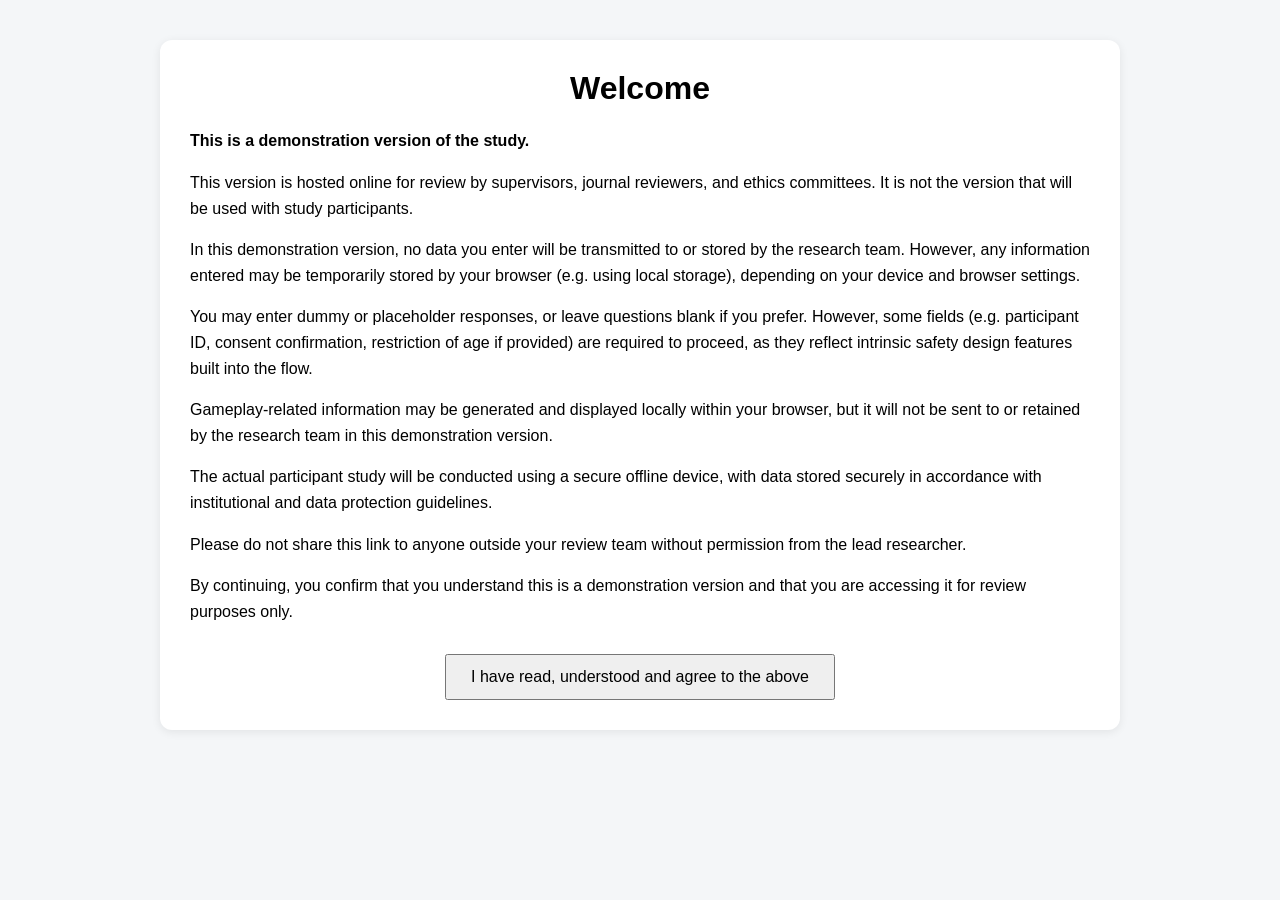
<file: index.html>
<!DOCTYPE html>
<html>
<head>
  <meta charset="UTF-8">
  <title>Study Entry</title>
  <link rel="stylesheet" href="styles.css">
  <script src="demo-config.js"></script>
</head>

<body>

<div class="container" id="mainContent" style="text-align:center; display:none;">

  <h1>Welcome</h1>

  <div id="demoNotice" style="display:none; text-align:left;">
    <p><strong>This is a demonstration version of the study.</strong></p>

    <p>
      This version is hosted online for review by supervisors, journal reviewers, and ethics committees.
      It is not the version that will be used with study participants.
    </p>

    <p>
      In this demonstration version, no data you enter will be transmitted to or stored by the research team.
      However, any information entered may be temporarily stored by your browser
      (e.g. using local storage), depending on your device and browser settings.
    </p>

    <p>
      You may enter dummy or placeholder responses, or leave questions blank if you prefer.
      However, some fields (e.g. participant ID, consent confirmation, restriction of age if provided) are required to proceed,
      as they reflect intrinsic safety design features built into the flow.
    </p>

    <p>
      Gameplay-related information may be generated and displayed locally within your browser,
      but it will not be sent to or retained by the research team in this demonstration version.
    </p>

    <p>
      The actual participant study will be conducted using a secure offline device,
      with data stored securely in accordance with institutional and data protection guidelines.
    </p>

    <p>
      Please do not share this link to anyone outside your review team without permission from the lead researcher.
    </p>

    <p>
      By continuing, you confirm that you understand this is a demonstration version
      and that you are accessing it for review purposes only.
    </p>

    <div style="text-align:center; margin-top: 30px;">
      <button onclick="goToStudy()">I have read, understood and agree to the above</button>
    </div>
  </div>

</div>

<script>
function goToStudy() {
  window.location.href = "page1_id.html";
}

// Logic on page load
window.onload = function () {
  const main = document.getElementById("mainContent");
  const demoBox = document.getElementById("demoNotice");

  if (typeof DEMO_MODE === "undefined") {
    console.error("DEMO_MODE not loaded");
    // fallback: just continue
    window.location.href = "page1_id.html";
    return;
  }

  if (DEMO_MODE) {
    // Show demo page
    main.style.display = "block";
    demoBox.style.display = "block";
  } else {
    // Real study → skip page instantly
    window.location.href = "page1_id.html";
  }
};
</script>

</body>
</html>
</file>
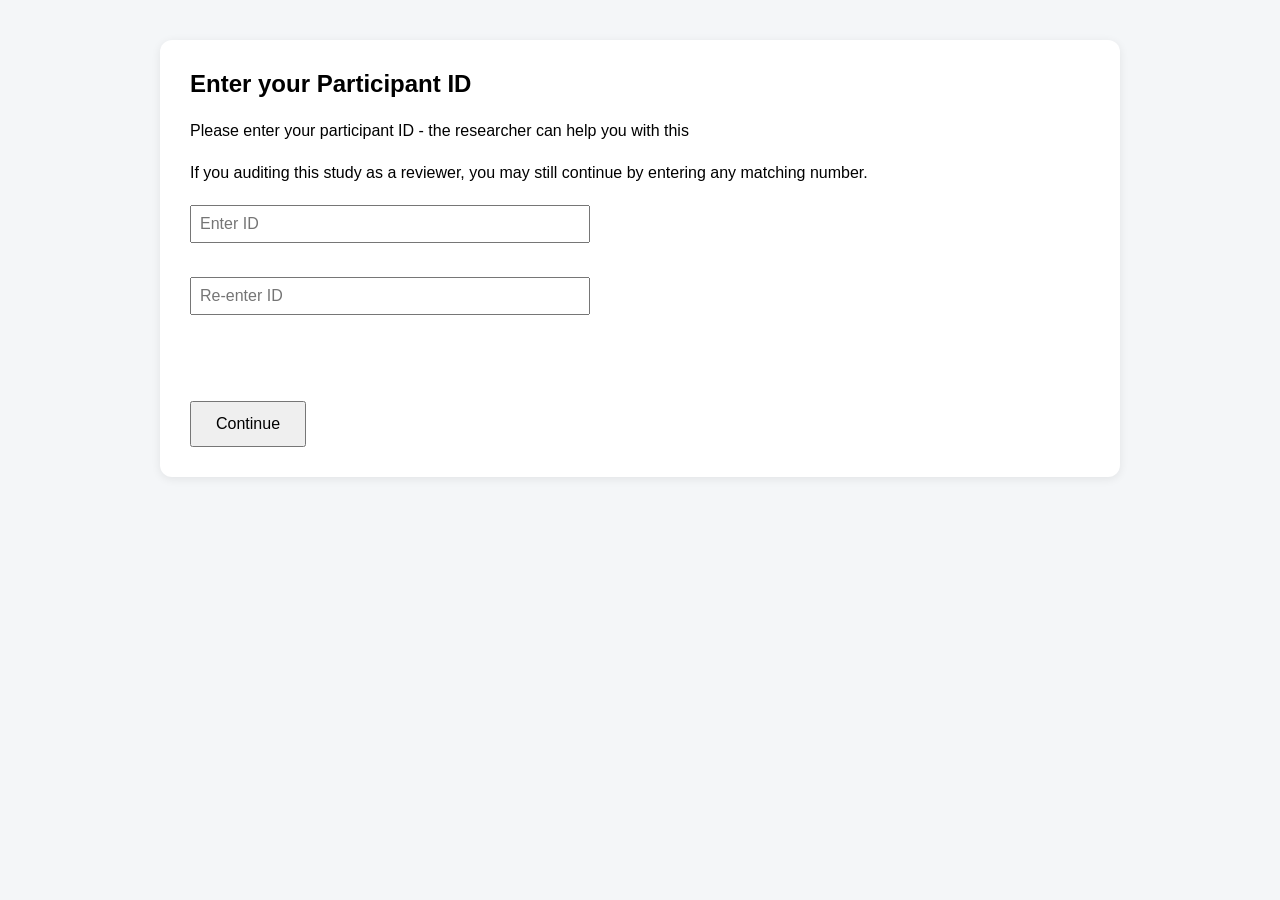
<file: page1_id.html>
<!DOCTYPE html>
<html>
<head>
  <script src="demo-config.js"></script>
  <title>Participant ID</title>
  <link rel="stylesheet" href="styles.css">
  

  <script>
    localStorage.removeItem("participant_id");
    localStorage.removeItem("session");
  </script>
</head>
<body>

<div class="container">
  <h2>Enter your Participant ID</h2>

  <p>Please enter your participant ID - the researcher can help you with this </p>
  <p>If you auditing this study as a reviewer, you may still continue by entering any matching number.</p>

  <input id="id1" placeholder="Enter ID"><br><br>
  <input id="id2" placeholder="Re-enter ID"><br><br>

  <p id="error"></p>

  <button onclick="continueNext()">Continue</button>
</div>

<script>
async function continueNext() {
  const rawId1 = document.getElementById("id1").value;
  const rawId2 = document.getElementById("id2").value;

  const id1 = rawId1.trim();
  const id2 = rawId2.trim();

  document.getElementById("error").innerText = "";

  if (id1 === "" || id2 === "") {
    document.getElementById("error").innerText = "Please fill in both fields.";
    return;
  }

  if (id1 !== id2) {
    document.getElementById("error").innerText = "The participant IDs do not match.";
    return;
  }

  let session = JSON.parse(localStorage.getItem("session")) || {};

  if (!session.session_uuid) {
    session.session_uuid = crypto.randomUUID();
  }

  session.participant_id = id1;
  session.study_status = "id_entered";
  session.id_entered_at = new Date().toISOString();

  localStorage.setItem("participant_id", id1);
  localStorage.setItem("session", JSON.stringify(session));

    try {
      if (!DEMO_MODE) {
        await fetch("/save", {
          method: "POST",
          headers: {
            "Content-Type": "application/json"
          },
          body: JSON.stringify(session)
        });
      } else {
        console.log("Demo mode: participant ID step not saved.");
      }
    } catch (error) {
      console.error("Failed to save participant ID step:", error);
    }

  window.location.href = "page2_consent.html";
}
</script>

</body>
</html>
</file>
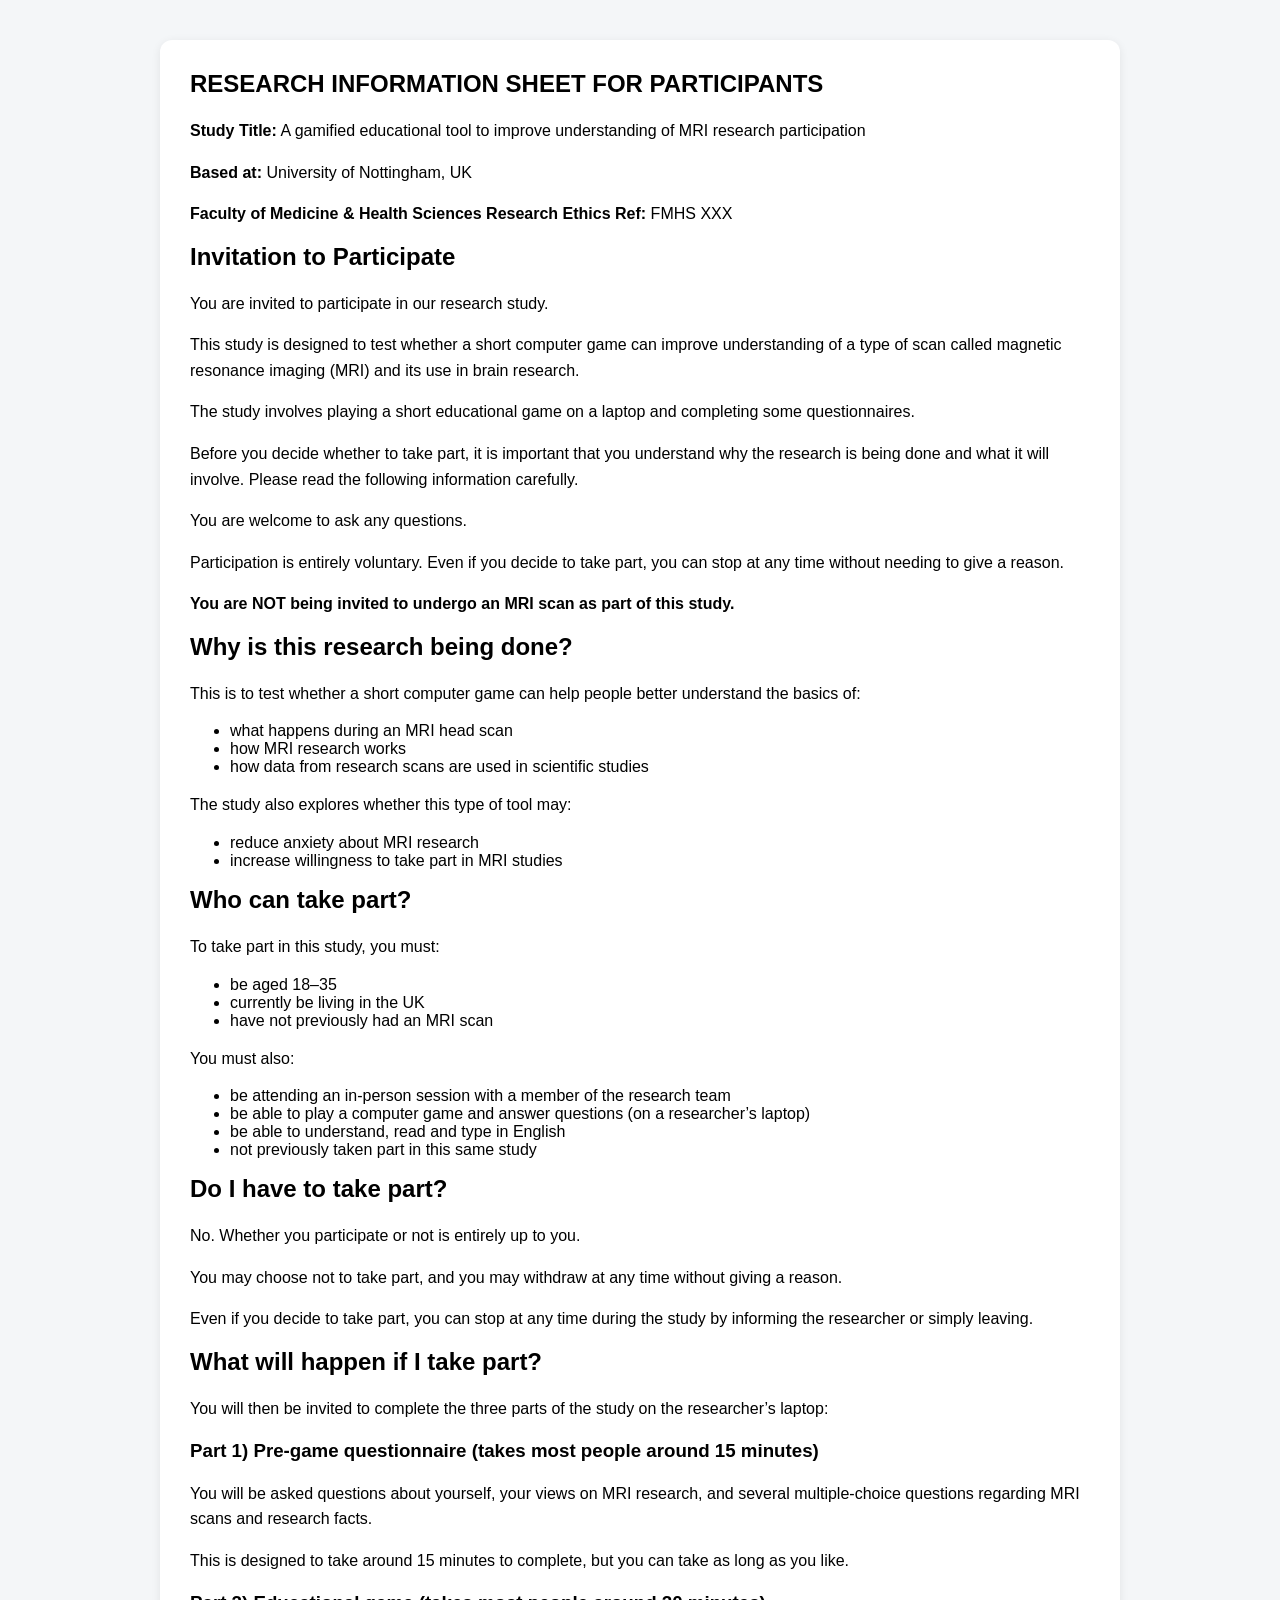
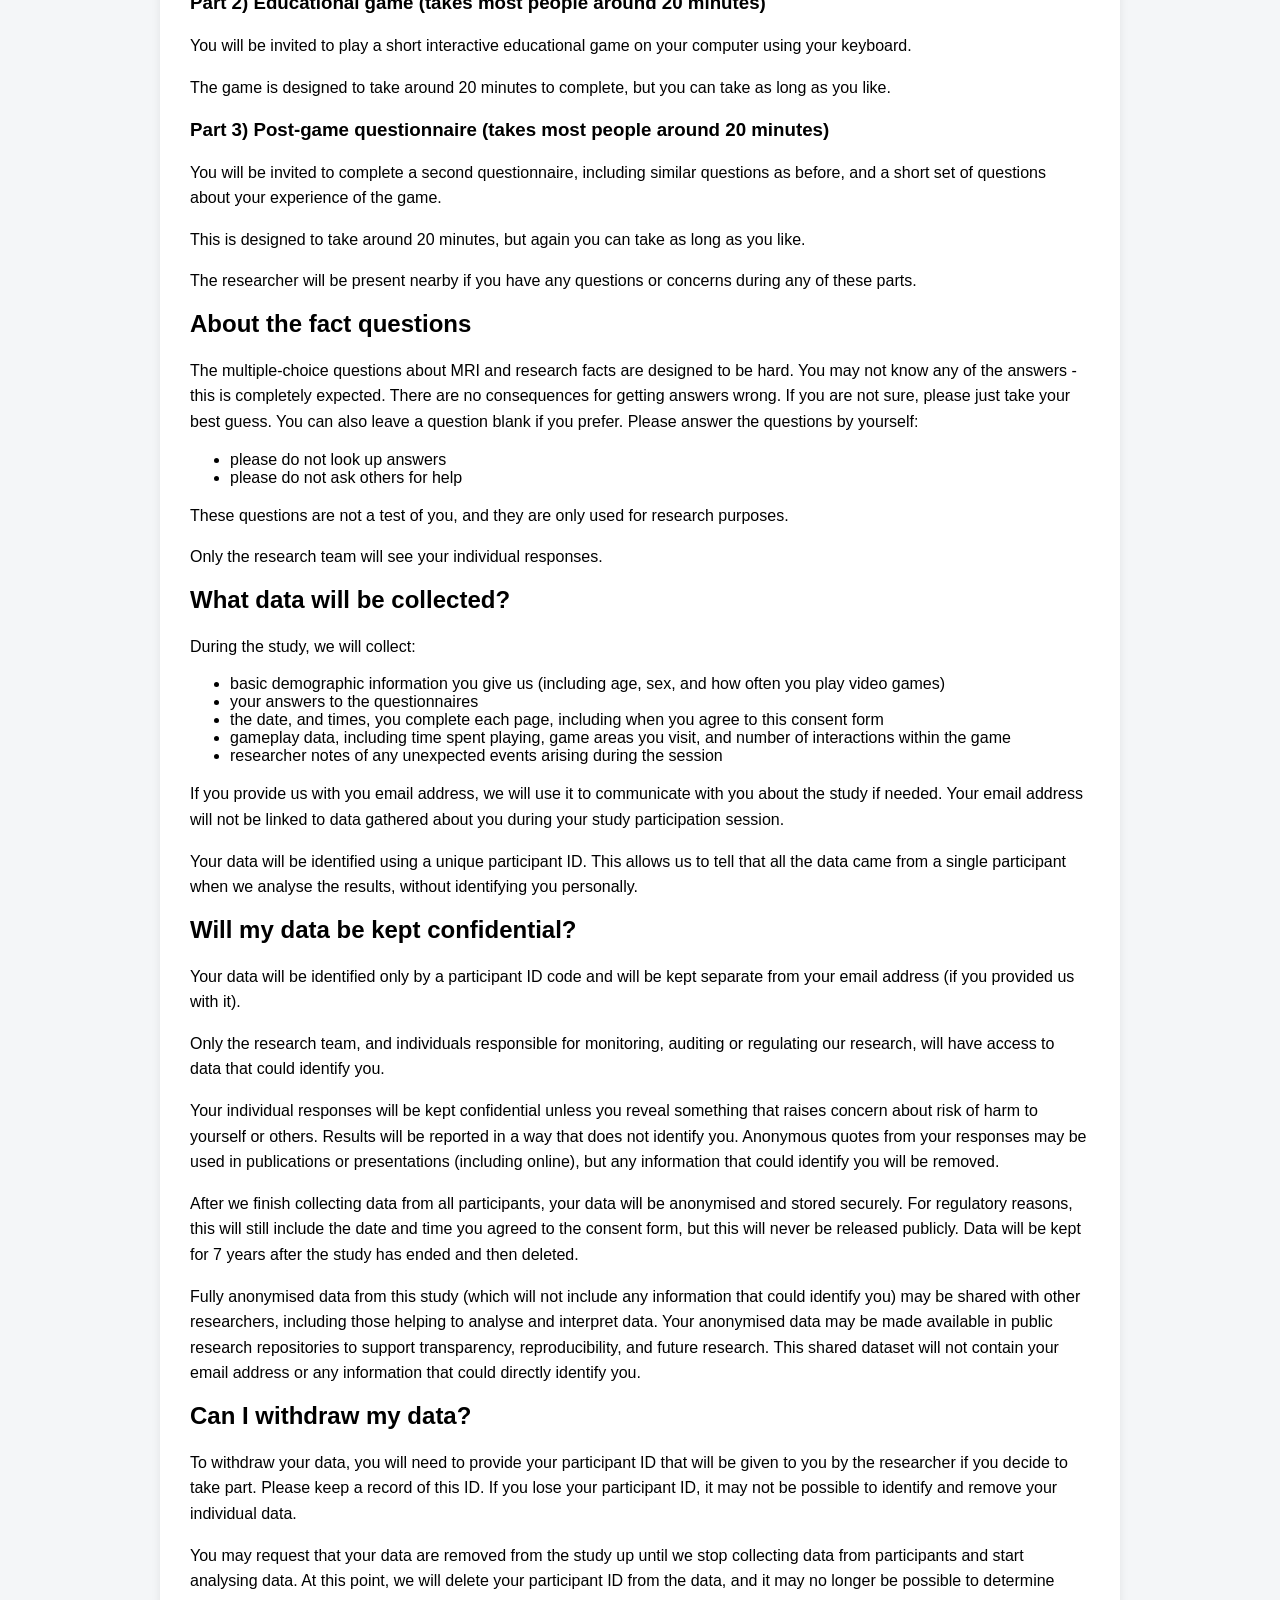
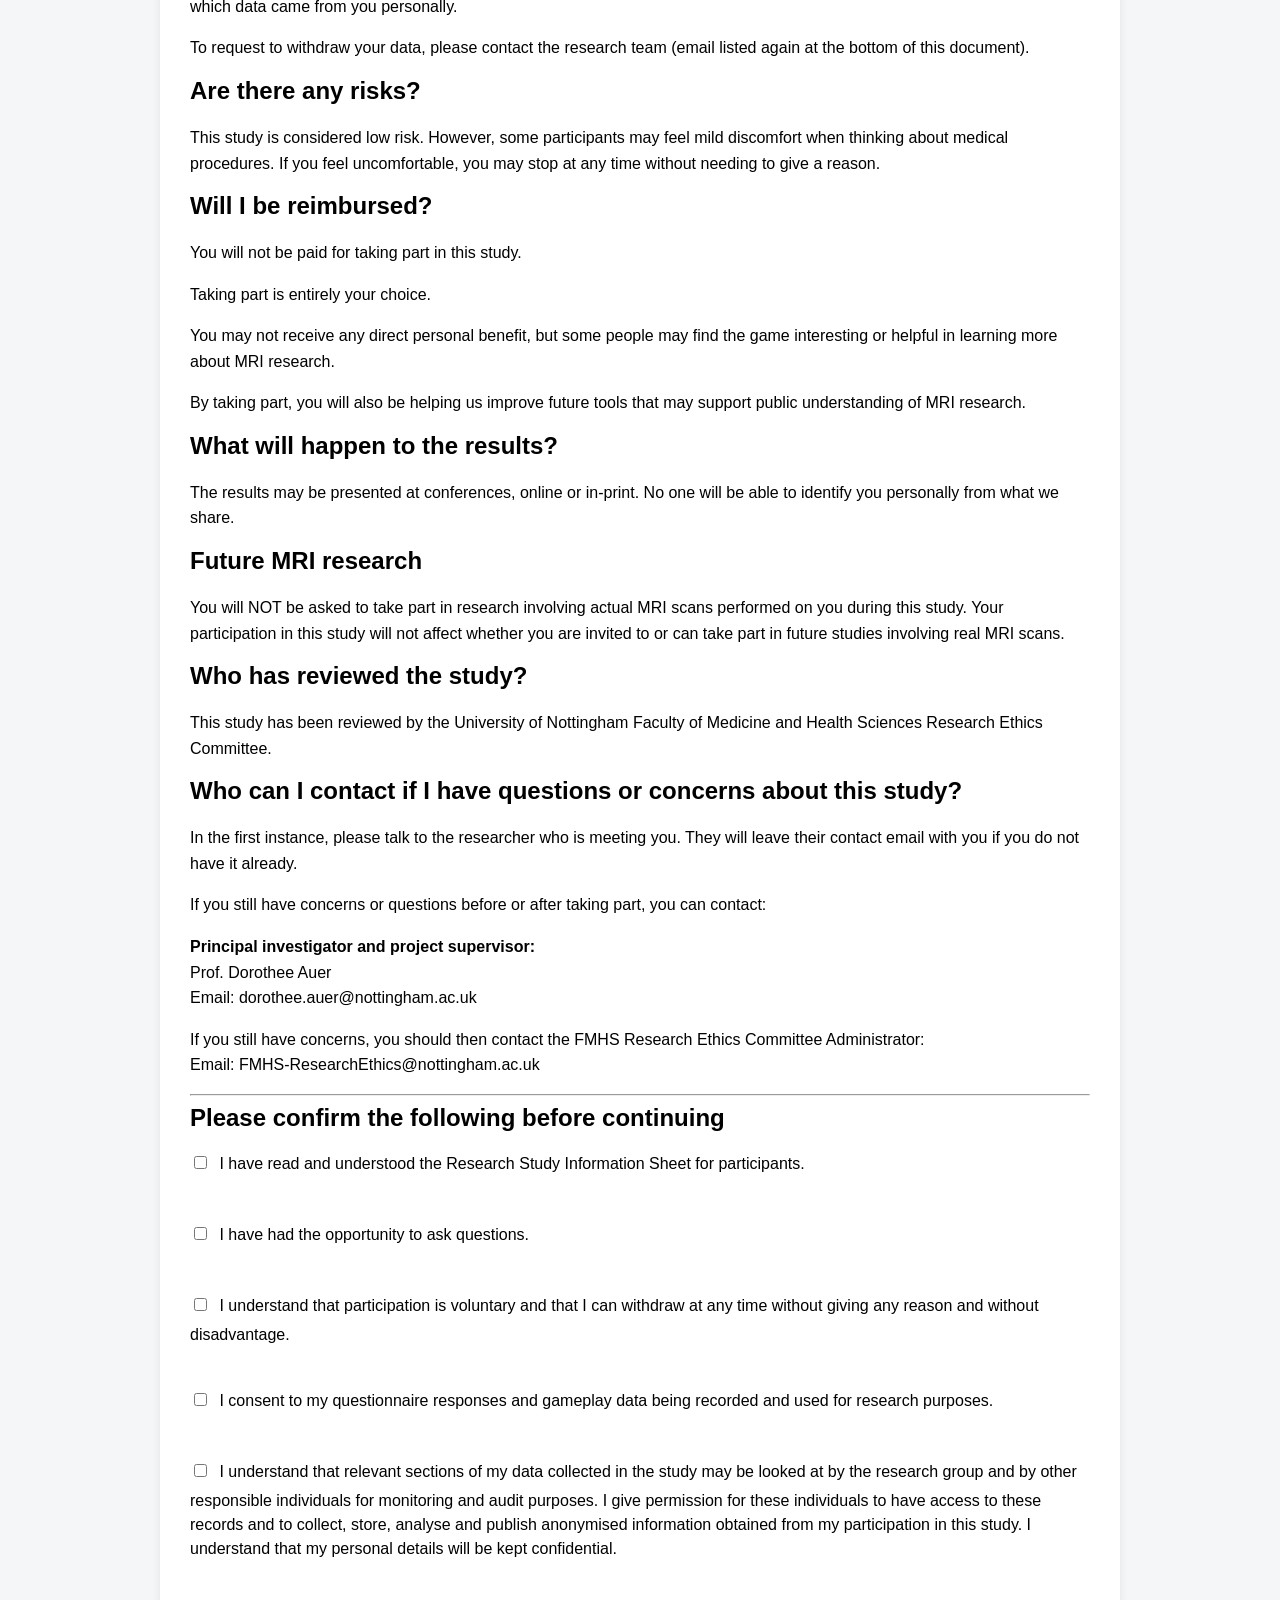
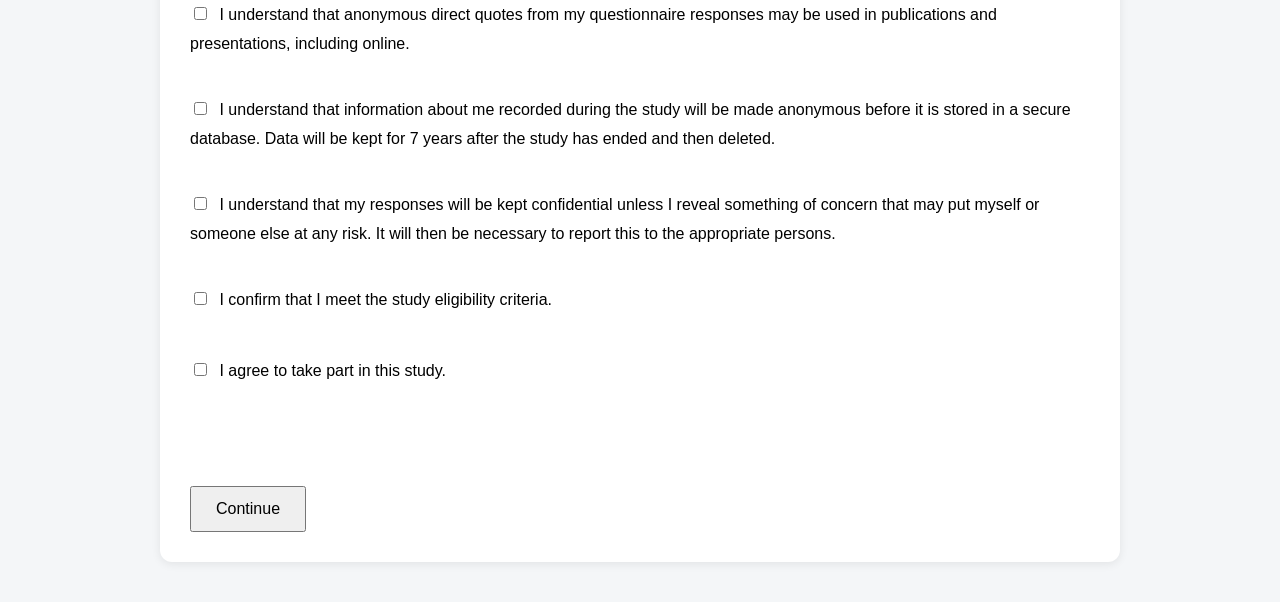
<file: page2_consent.html>
<!DOCTYPE html>
<html>
<head>
  <script src="demo-config.js"></script>
  <title>Consent Form</title>
  <link rel="stylesheet" href="styles.css">
</head>
<body>

<div class="container">

<h2>RESEARCH INFORMATION SHEET FOR PARTICIPANTS</h2>

<p><strong>Study Title:</strong> A gamified educational tool to improve understanding of MRI research participation</p>
<p><strong>Based at:</strong> University of Nottingham, UK</p>
<p><strong>Faculty of Medicine & Health Sciences Research Ethics Ref:</strong> FMHS XXX</p>

<h2>Invitation to Participate</h2>

<p>You are invited to participate in our research study.</p>

<p>This study is designed to test whether a short computer game can improve understanding of a type of scan called magnetic resonance imaging (MRI) and its use in brain research.</p>

<p>The study involves playing a short educational game on a laptop and completing some questionnaires.</p>

<p>Before you decide whether to take part, it is important that you understand why the research is being done and what it will involve. Please read the following information carefully.</p>

<p>You are welcome to ask any questions.</p>

<p>Participation is entirely voluntary. Even if you decide to take part, you can stop at any time without needing to give a reason.</p>

<p><strong>You are NOT being invited to undergo an MRI scan as part of this study.</strong></p>

<h2>Why is this research being done?</h2>

<p>This is to test whether a short computer game can help people better understand the basics of:</p>

<ul>
  <li>what happens during an MRI head scan</li>
  <li>how MRI research works</li>
  <li>how data from research scans are used in scientific studies</li>
</ul>

<p>The study also explores whether this type of tool may:</p>

<ul>
  <li>reduce anxiety about MRI research</li>
  <li>increase willingness to take part in MRI studies</li>
</ul>

<h2>Who can take part?</h2>

<p>To take part in this study, you must:</p>

<ul>
  <li>be aged 18–35</li>
  <li>currently be living in the UK</li>
  <li>have not previously had an MRI scan</li>
</ul>

<p>You must also:</p>

<ul>
  <li>be attending an in-person session with a member of the research team</li>
  <li>be able to play a computer game and answer questions (on a researcher’s laptop)</li>
  <li>be able to understand, read and type in English</li>
  <li>not previously taken part in this same study</li>
</ul>

<h2>Do I have to take part?</h2>

<p>No. Whether you participate or not is entirely up to you.</p>

<p>You may choose not to take part, and you may withdraw at any time without giving a reason.</p>

<p>Even if you decide to take part, you can stop at any time during the study by informing the researcher or simply leaving.</p>

<h2>What will happen if I take part?</h2>

<p>You will then be invited to complete the three parts of the study on the researcher’s laptop:</p>

<h3>Part 1) Pre-game questionnaire (takes most people around 15 minutes)</h3>

<p>You will be asked questions about yourself, your views on MRI research, and several multiple-choice questions regarding MRI scans and research facts.</p>

<p>This is designed to take around 15 minutes to complete, but you can take as long as you like.</p>

<h3>Part 2) Educational game (takes most people around 20 minutes)</h3>

<p>You will be invited to play a short interactive educational game on your computer using your keyboard.</p>

<p>The game is designed to take around 20 minutes to complete, but you can take as long as you like.</p>

<h3>Part 3) Post-game questionnaire (takes most people around 20 minutes)</h3>

<p>You will be invited to complete a second questionnaire, including similar questions as before, and a short set of questions about your experience of the game.</p>

<p>This is designed to take around 20 minutes, but again you can take as long as you like.</p>

<p>The researcher will be present nearby if you have any questions or concerns during any of these parts.</p>

<h2>About the fact questions</h2>

<p>The multiple-choice questions about MRI and research facts are designed to be hard. You may not know any of the answers - this is completely expected. There are no consequences for getting answers wrong. If you are not sure, please just take your best guess. You can also leave a question blank if you prefer. Please answer the questions by yourself:</p>

<ul>
  <li>please do not look up answers</li>
  <li>please do not ask others for help</li>
</ul>

<p>These questions are not a test of you, and they are only used for research purposes.</p>

<p>Only the research team will see your individual responses.</p>

<h2>What data will be collected?</h2>

<p>During the study, we will collect:</p>

<ul>
  <li>basic demographic information you give us (including age, sex, and how often you play video games)</li>
  <li>your answers to the questionnaires</li>
  <li>the date, and times, you complete each page, including when you agree to this consent form</li>
  <li>gameplay data, including time spent playing, game areas you visit, and number of interactions within the game</li>
  <li>researcher notes of any unexpected events arising during the session</li>
</ul>

<p>If you provide us with you email address, we will use it to communicate with you about the study if needed. Your email address will not be linked to data gathered about you during your study participation session.</p>

<p>Your data will be identified using a unique participant ID. This allows us to tell that all the data came from a single participant when we analyse the results, without identifying you personally.</p>

<h2>Will my data be kept confidential?</h2>

<p>Your data will be identified only by a participant ID code and will be kept separate from your email address (if you provided us with it).</p>

<p>Only the research team, and individuals responsible for monitoring, auditing or regulating our research, will have access to data that could identify you.</p>

<p>Your individual responses will be kept confidential unless you reveal something that raises concern about risk of harm to yourself or others. Results will be reported in a way that does not identify you. Anonymous quotes from your responses may be used in publications or presentations (including online), but any information that could identify you will be removed.</p>

<p>After we finish collecting data from all participants, your data will be anonymised and stored securely. For regulatory reasons, this will still include the date and time you agreed to the consent form, but this will never be released publicly. Data will be kept for 7 years after the study has ended and then deleted.</p>

<p>Fully anonymised data from this study (which will not include any information that could identify you) may be shared with other researchers, including those helping to analyse and interpret data. Your anonymised data may be made available in public research repositories to support transparency, reproducibility, and future research. This shared dataset will not contain your email address or any information that could directly identify you.</p>

<h2>Can I withdraw my data?</h2>

<p>To withdraw your data, you will need to provide your participant ID that will be given to you by the researcher if you decide to take part. Please keep a record of this ID. If you lose your participant ID, it may not be possible to identify and remove your individual data.</p>

<p>You may request that your data are removed from the study up until we stop collecting data from participants and start analysing data. At this point, we will delete your participant ID from the data, and it may no longer be possible to determine which data came from you personally.</p>

<p>To request to withdraw your data, please contact the research team (email listed again at the bottom of this document).</p>

<h2>Are there any risks?</h2>

<p>This study is considered low risk. However, some participants may feel mild discomfort when thinking about medical procedures. If you feel uncomfortable, you may stop at any time without needing to give a reason.</p>

<h2>Will I be reimbursed?</h2>

<p>You will not be paid for taking part in this study.</p>
<p>Taking part is entirely your choice.</p>
<p>You may not receive any direct personal benefit, but some people may find the game interesting or helpful in learning more about MRI research.</p>
<p>By taking part, you will also be helping us improve future tools that may support public understanding of MRI research.</p>

<h2>What will happen to the results?</h2>

<p>The results may be presented at conferences, online or in-print. No one will be able to identify you personally from what we share.</p>

<h2>Future MRI research</h2>

<p>You will NOT be asked to take part in research involving actual MRI scans performed on you during this study. Your participation in this study will not affect whether you are invited to or can take part in future studies involving real MRI scans.</p>

<h2>Who has reviewed the study?</h2>

<p>This study has been reviewed by the University of Nottingham Faculty of Medicine and Health Sciences Research Ethics Committee.</p>

<h2>Who can I contact if I have questions or concerns about this study?</h2>

<p>In the first instance, please talk to the researcher who is meeting you. They will leave their contact email with you if you do not have it already.</p>

<p>If you still have concerns or questions before or after taking part, you can contact:</p>

<p><strong>Principal investigator and project supervisor:</strong><br>
Prof. Dorothee Auer<br>
Email: dorothee.auer@nottingham.ac.uk</p>

<p>If you still have concerns, you should then contact the FMHS Research Ethics Committee Administrator:<br>
Email: FMHS-ResearchEthics@nottingham.ac.uk</p>

<hr>

<h2>Please confirm the following before continuing</h2>

<label><input type="checkbox" class="consent-box"> I have read and understood the Research Study Information Sheet for participants.</label><br><br>
<label><input type="checkbox" class="consent-box"> I have had the opportunity to ask questions.</label><br><br>
<label><input type="checkbox" class="consent-box"> I understand that participation is voluntary and that I can withdraw at any time without giving any reason and without disadvantage.</label><br><br>
<label><input type="checkbox" class="consent-box"> I consent to my questionnaire responses and gameplay data being recorded and used for research purposes.</label><br><br>
<label><input type="checkbox" class="consent-box"> I understand that relevant sections of my data collected in the study may be looked at by the research group and by other responsible individuals for monitoring and audit purposes. I give permission for these individuals to have access to these records and to collect, store, analyse and publish anonymised information obtained from my participation in this study. I understand that my personal details will be kept confidential.</label><br><br>
<label><input type="checkbox" class="consent-box"> I understand that anonymous direct quotes from my questionnaire responses may be used in publications and presentations, including online.</label><br><br>
<label><input type="checkbox" class="consent-box"> I understand that information about me recorded during the study will be made anonymous before it is stored in a secure database. Data will be kept for 7 years after the study has ended and then deleted.</label><br><br>
<label><input type="checkbox" class="consent-box"> I understand that my responses will be kept confidential unless I reveal something of concern that may put myself or someone else at any risk. It will then be necessary to report this to the appropriate persons.</label><br><br>
<label><input type="checkbox" class="consent-box"> I confirm that I meet the study eligibility criteria.</label><br><br>
<label><input type="checkbox" class="consent-box"> I agree to take part in this study.</label><br><br>

<p id="error" style="color:red; min-height: 1.5em; margin-bottom: 16px;"></p>

<button onclick="continueNext()">Continue</button>

</div>

<script>
const consentBoxes = document.querySelectorAll(".consent-box");

consentBoxes.forEach(box => {
  box.addEventListener("change", () => {
    const allChecked = Array.from(consentBoxes).every(b => b.checked);
    if (allChecked) {
      document.getElementById("error").innerText = "";
    }
  });
});

async function continueNext() {
  const boxes = document.querySelectorAll(".consent-box");
  const allChecked = Array.from(boxes).every(box => box.checked);

  if (!allChecked) {
    document.getElementById("error").innerText =
      "Please read and confirm all statements before continuing. Please ask the researcher if you are not sure about anything.";
    return;
  }

  document.getElementById("error").innerText = "";

  let session = JSON.parse(localStorage.getItem("session")) || {};

  if (!session.session_uuid) {
    session.session_uuid = crypto.randomUUID();
  }

  session.participant_id = localStorage.getItem("participant_id");
  session.study_status = "consent_complete";
  session.consent = {
    completed: true,
    agreed_at: new Date().toISOString(),
    version: "v1"
  };

  localStorage.setItem("session", JSON.stringify(session));

  if (!DEMO_MODE) {
    await fetch("/save", {
      method: "POST",
      headers: {
        "Content-Type": "application/json"
      },
      body: JSON.stringify(session)
    });
  } else {
    console.log("Demo mode: step not saved.");
  }

  window.location.href = "page3_demographics.html";
}
</script>

</body>
</html>
</file>
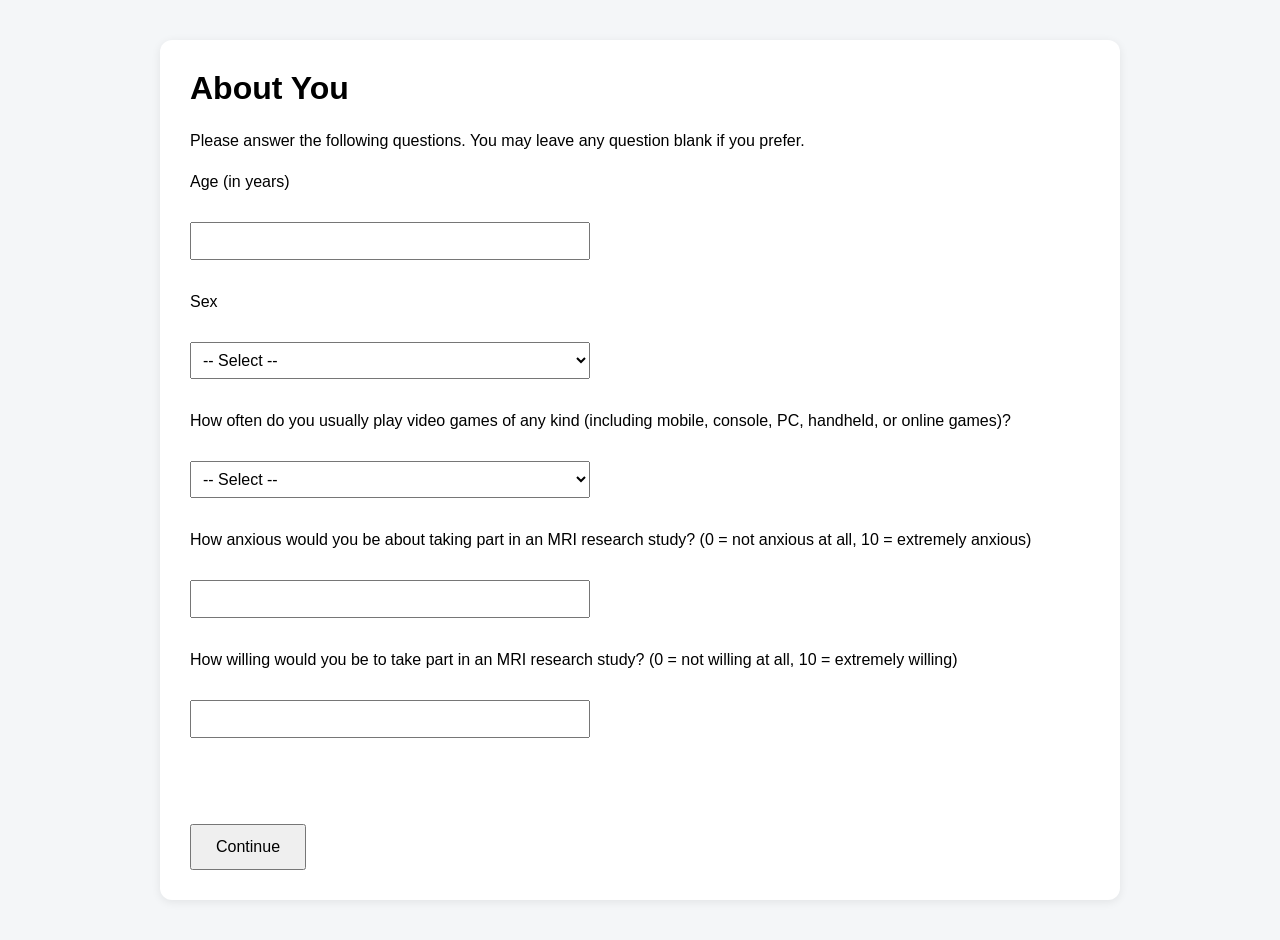
<file: page3_demographics.html>
<!DOCTYPE html>
<html>
<head>
  <script src="demo-config.js"></script>
  <title>Demographics</title>
  <link rel="stylesheet" href="styles.css">
</head>
<body>

<div class="container">

<h1>About You</h1>

<p>Please answer the following questions. You may leave any question blank if you prefer.</p>

<label for="age">Age (in years)</label><br>
<input id="age" type="number" min="0" step="1"><br><br>

<label for="sex">Sex</label><br>
<select id="sex">
  <option value="">-- Select --</option>
  <option value="male">Male</option>
  <option value="female">Female</option>
  <option value="intersex_or_other">Intersex / other</option>
  <option value="prefer_not_to_say">Do not wish to say</option>
</select><br><br>

<label for="gaming_frequency">
  How often do you usually play video games of any kind (including mobile, console, PC, handheld, or online games)?
</label><br>
<select id="gaming_frequency">
  <option value="">-- Select --</option>
  <option value="never_or_almost_never">Never or almost never</option>
  <option value="less_than_once_a_week">Less than once a week</option>
  <option value="1_to_3_days_per_week">1–3 days per week</option>
  <option value="4_or_more_days_per_week">4 or more days per week</option>
</select><br><br>

<label for="mri_anxiety_pre">
  How anxious would you be about taking part in an MRI research study? (0 = not anxious at all, 10 = extremely anxious)
</label><br>
<input id="mri_anxiety_pre" type="number" min="0" max="10" step="1"><br><br>

<label for="mri_willingness_pre">
  How willing would you be to take part in an MRI research study? (0 = not willing at all, 10 = extremely willing)
</label><br>
<input id="mri_willingness_pre" type="number" min="0" max="10" step="1"><br><br>

<p id="error" style="color:red; min-height: 1.5em; margin-bottom: 16px;"></p>

<button onclick="continueNext()">Continue</button>

</div>

<script>
async function continueNext() {
  const ageValue = document.getElementById("age").value.trim();
  const sexValue = document.getElementById("sex").value;
  const gamingFrequencyValue = document.getElementById("gaming_frequency").value;
  const anxietyValue = document.getElementById("mri_anxiety_pre").value.trim();
  const willingnessValue = document.getElementById("mri_willingness_pre").value.trim();

  document.getElementById("error").innerText = "";

  if (ageValue !== "") {
    const ageNum = Number(ageValue);

    if (!Number.isInteger(ageNum)) {
      document.getElementById("error").innerText =
        "Age must be entered as a whole number in years.";
      return;
    }

    if (ageNum < 18 || ageNum > 35) {
      document.getElementById("error").innerText =
        "This study is only open to participants aged 18 to 35 years. Please speak to the researcher if you think this is an error.";
      return;
    }
  }

  if (anxietyValue !== "") {
    const anxietyNum = Number(anxietyValue);
    if (!Number.isInteger(anxietyNum) || anxietyNum < 0 || anxietyNum > 10) {
      document.getElementById("error").innerText =
        "Anxiety rating must be a whole number from 0 to 10.";
      return;
    }
  }

  if (willingnessValue !== "") {
    const willingnessNum = Number(willingnessValue);
    if (!Number.isInteger(willingnessNum) || willingnessNum < 0 || willingnessNum > 10) {
      document.getElementById("error").innerText =
        "Willingness rating must be a whole number from 0 to 10.";
      return;
    }
  }

  let session = JSON.parse(localStorage.getItem("session")) || {};

  if (!session.session_uuid) {
    session.session_uuid = crypto.randomUUID();
  }

  session.participant_id = localStorage.getItem("participant_id");
  session.study_status = "demographics_complete";

  session.demographics = {
    age_years: ageValue === "" ? null : Number(ageValue),
    sex: sexValue === "" ? null : sexValue,
    gaming_frequency: gamingFrequencyValue === "" ? null : gamingFrequencyValue
  };

  session.pre_game = {
    ...(session.pre_game || {}),
    mri_anxiety_pre: anxietyValue === "" ? null : Number(anxietyValue),
    mri_willingness_pre: willingnessValue === "" ? null : Number(willingnessValue)
  };

  session.demographics_completed_at = new Date().toISOString();

  localStorage.setItem("session", JSON.stringify(session));

    try {
      if (!DEMO_MODE) {
        await fetch("/save", {
          method: "POST",
          headers: {
            "Content-Type": "application/json"
          },
          body: JSON.stringify(session)
        });
      } else {
        console.log("Demo mode: demographics step not saved.");
      }
    } catch (error) {
      console.error("Failed to save demographics step:", error);
    }

  window.location.href = "page4_pre_mcq.html";
}
</script>

</body>
</html>
</file>
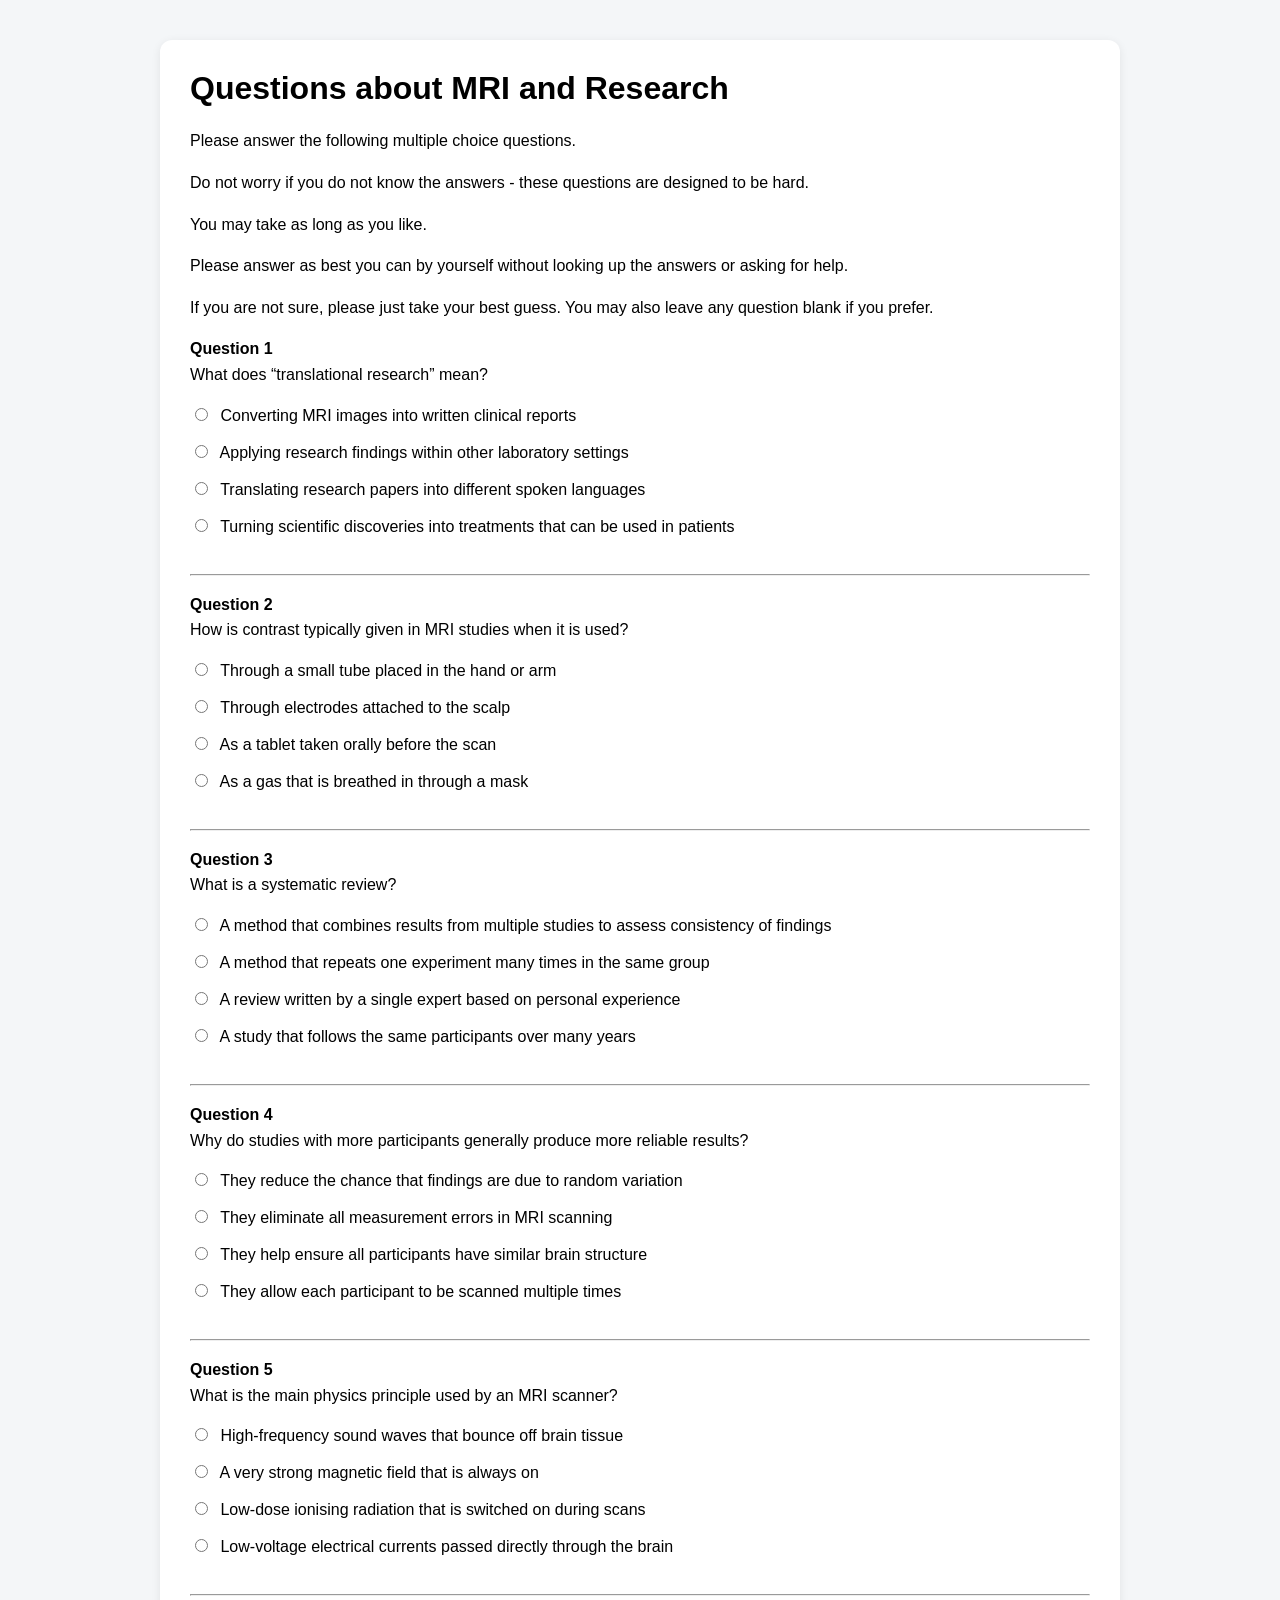
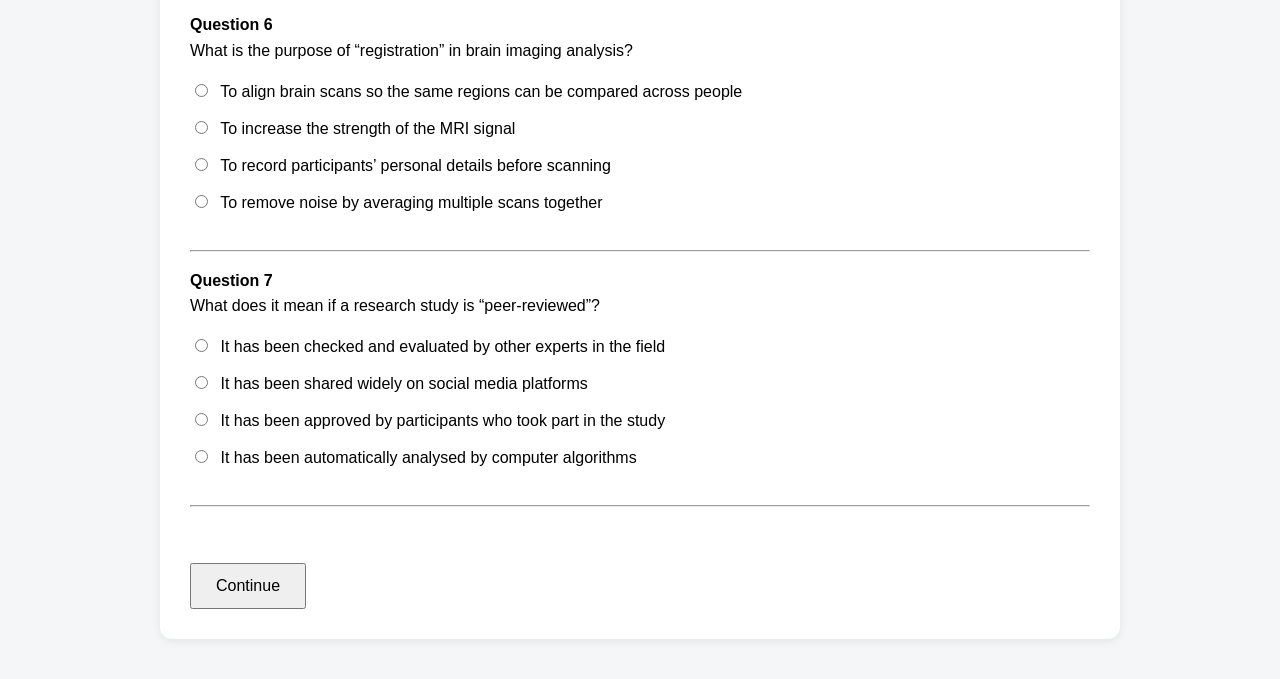
<file: page4_pre_mcq.html>
<!DOCTYPE html>
<html>
<head>
  <script src="demo-config.js"></script>
  <title>Pre-game MRI and Research Knowledge Questions</title>
  <link rel="stylesheet" href="styles.css">
</head>
<body>

<div class="container">

<h1>Questions about MRI and Research</h1>

<p>Please answer the following multiple choice questions.</p>

<p>Do not worry if you do not know the answers - these questions are designed to be hard.</p>

<p>You may take as long as you like.</p>

<p>Please answer as best you can by yourself without looking up the answers or asking for help.</p>

<p>If you are not sure, please just take your best guess. You may also leave any question blank if you prefer.</p>

<div id="questionsContainer"></div>

<p id="error" style="color:red; min-height: 1.5em; margin-bottom: 16px;"></p>

<button onclick="continueNext()">Continue</button>

</div>

<script>
const PRE_MCQS = [
  {
    id: "q1",
    question: "What is the main physics principle used by an MRI scanner?",
    options: [
      { id: "a", text: "A very strong magnetic field that is always on", correct: true },
      { id: "b", text: "Low-dose ionising radiation that is switched on during scans", correct: false },
      { id: "c", text: "High-frequency sound waves that bounce off brain tissue", correct: false },
      { id: "d", text: "Low-voltage electrical currents passed directly through the brain", correct: false }
    ]
  },
  {
    id: "q2",
    question: "How is contrast typically given in MRI studies when it is used?",
    options: [
      { id: "a", text: "Through a small tube placed in the hand or arm", correct: true },
      { id: "b", text: "As a gas that is breathed in through a mask", correct: false },
      { id: "c", text: "As a tablet taken orally before the scan", correct: false },
      { id: "d", text: "Through electrodes attached to the scalp", correct: false }
    ]
  },
  {
    id: "q3",
    question: "Why do studies with more participants generally produce more reliable results?",
    options: [
      { id: "a", text: "They reduce the chance that findings are due to random variation", correct: true },
      { id: "b", text: "They allow each participant to be scanned multiple times", correct: false },
      { id: "c", text: "They eliminate all measurement errors in MRI scanning", correct: false },
      { id: "d", text: "They help ensure all participants have similar brain structure", correct: false }
    ]
  },
  {
    id: "q4",
    question: "What is the purpose of “registration” in brain imaging analysis?",
    options: [
      { id: "a", text: "To align brain scans so the same regions can be compared across people", correct: true },
      { id: "b", text: "To record participants’ personal details before scanning", correct: false },
      { id: "c", text: "To increase the strength of the MRI signal", correct: false },
      { id: "d", text: "To remove noise by averaging multiple scans together", correct: false }
    ]
  },
  {
    id: "q5",
    question: "What does it mean if a research study is “peer-reviewed”?",
    options: [
      { id: "a", text: "It has been checked and evaluated by other experts in the field", correct: true },
      { id: "b", text: "It has been approved by participants who took part in the study", correct: false },
      { id: "c", text: "It has been shared widely on social media platforms", correct: false },
      { id: "d", text: "It has been automatically analysed by computer algorithms", correct: false }
    ]
  },
  {
    id: "q6",
    question: "What is a systematic review?",
    options: [
      { id: "a", text: "A method that combines results from multiple studies to assess consistency of findings", correct: true },
      { id: "b", text: "A study that follows the same participants over many years", correct: false },
      { id: "c", text: "A review written by a single expert based on personal experience", correct: false },
      { id: "d", text: "A method that repeats one experiment many times in the same group", correct: false }
    ]
  },
  {
    id: "q7",
    question: "What does “translational research” mean?",
    options: [
      { id: "a", text: "Turning scientific discoveries into treatments that can be used in patients", correct: true },
      { id: "b", text: "Translating research papers into different spoken languages", correct: false },
      { id: "c", text: "Converting MRI images into written clinical reports", correct: false },
      { id: "d", text: "Applying research findings within other laboratory settings", correct: false }
    ]
  }
];

function shuffleArray(array) {
  const arr = [...array];
  for (let i = arr.length - 1; i > 0; i--) {
    const j = Math.floor(Math.random() * (i + 1));
    [arr[i], arr[j]] = [arr[j], arr[i]];
  }
  return arr;
}

function getSession() {
  return JSON.parse(localStorage.getItem("session")) || {};
}

function saveSession(session) {
  localStorage.setItem("session", JSON.stringify(session));
}

function buildPreMcqDisplay() {
  let session = getSession();

  if (!session.pre_mcq) {
    session.pre_mcq = {};
  }

  if (!session.pre_mcq.display_order) {
    const shuffledQuestions = shuffleArray(PRE_MCQS).map(q => {
      const shuffledOptionIds = shuffleArray(q.options.map(opt => opt.id));
      return {
        question_id: q.id,
        option_order: shuffledOptionIds
      };
    });

    session.pre_mcq.display_order = shuffledQuestions;
    saveSession(session);
  }

  const container = document.getElementById("questionsContainer");
  container.innerHTML = "";

  session.pre_mcq.display_order.forEach((qDisplay, index) => {
    const fullQuestion = PRE_MCQS.find(q => q.id === qDisplay.question_id);

    const block = document.createElement("div");
    block.style.marginBottom = "30px";

    const title = document.createElement("p");
    title.innerHTML = `<strong>Question ${index + 1}</strong><br>${fullQuestion.question}`;
    block.appendChild(title);

    qDisplay.option_order.forEach(optionId => {
      const opt = fullQuestion.options.find(o => o.id === optionId);

      const label = document.createElement("label");
      label.style.display = "block";
      label.style.marginBottom = "8px";

      const radio = document.createElement("input");
      radio.type = "radio";
      radio.name = fullQuestion.id;
      radio.value = opt.id;

      const currentSession = getSession();
      const existingAnswer = currentSession.pre_mcq?.answers?.[fullQuestion.id]?.selected_option_id;
      if (existingAnswer === opt.id) {
        radio.checked = true;
      }

      label.appendChild(radio);
      label.appendChild(document.createTextNode(" " + opt.text));
      block.appendChild(label);
    });

    container.appendChild(block);
    container.appendChild(document.createElement("hr"));
  });
}

async function continueNext() {
  let session = getSession();

  if (!session.pre_mcq) {
    session.pre_mcq = {};
  }

  const answers = {};
  let totalCorrect = 0;

  PRE_MCQS.forEach(q => {
    const selected = document.querySelector(`input[name="${q.id}"]:checked`);

    if (!selected) {
      answers[q.id] = {
        answered: false,
        selected_option_id: null,
        correct: null
      };
      return;
    }

    const selectedOptionId = selected.value;
    const selectedOption = q.options.find(opt => opt.id === selectedOptionId);
    const isCorrect = selectedOption ? selectedOption.correct : false;

    if (isCorrect) {
      totalCorrect += 1;
    }

    answers[q.id] = {
      answered: true,
      selected_option_id: selectedOptionId,
      correct: isCorrect
    };
  });

  session.participant_id = localStorage.getItem("participant_id");
  session.study_status = "pre_mcq_complete";

  session.pre_mcq = {
    ...(session.pre_mcq || {}),
    answers: answers,
    total_correct: totalCorrect,
    completed_at: new Date().toISOString()
  };

  saveSession(session);

    try {
      if (!DEMO_MODE) {
        await fetch("/save", {
          method: "POST",
          headers: {
            "Content-Type": "application/json"
          },
          body: JSON.stringify(session)
        });
      } else {
        console.log("Demo mode: pre-mcq step not saved.");
      }
    } catch (error) {
      console.error("Failed to save pre-mcq ID step:", error);
    }

  window.location.href = "page5_game.html";
}

buildPreMcqDisplay();
</script>

</body>
</html>
</file>
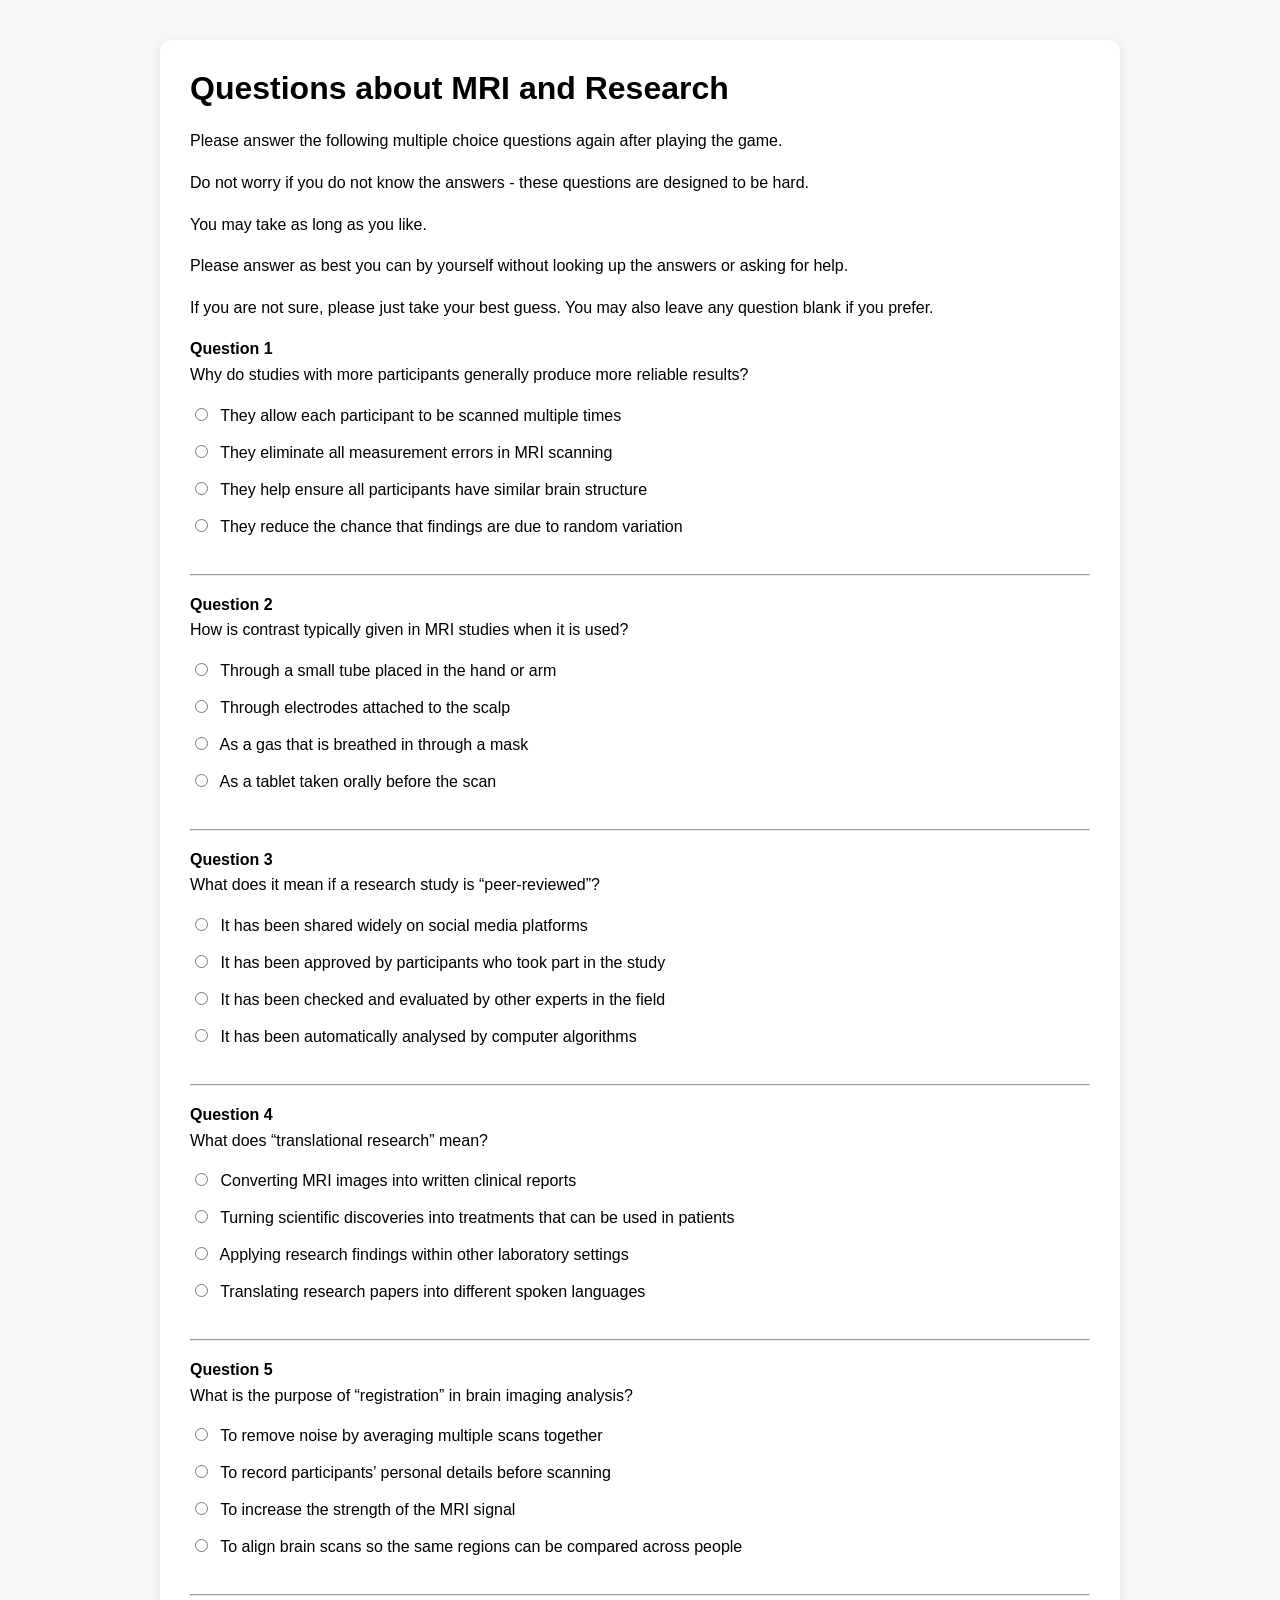
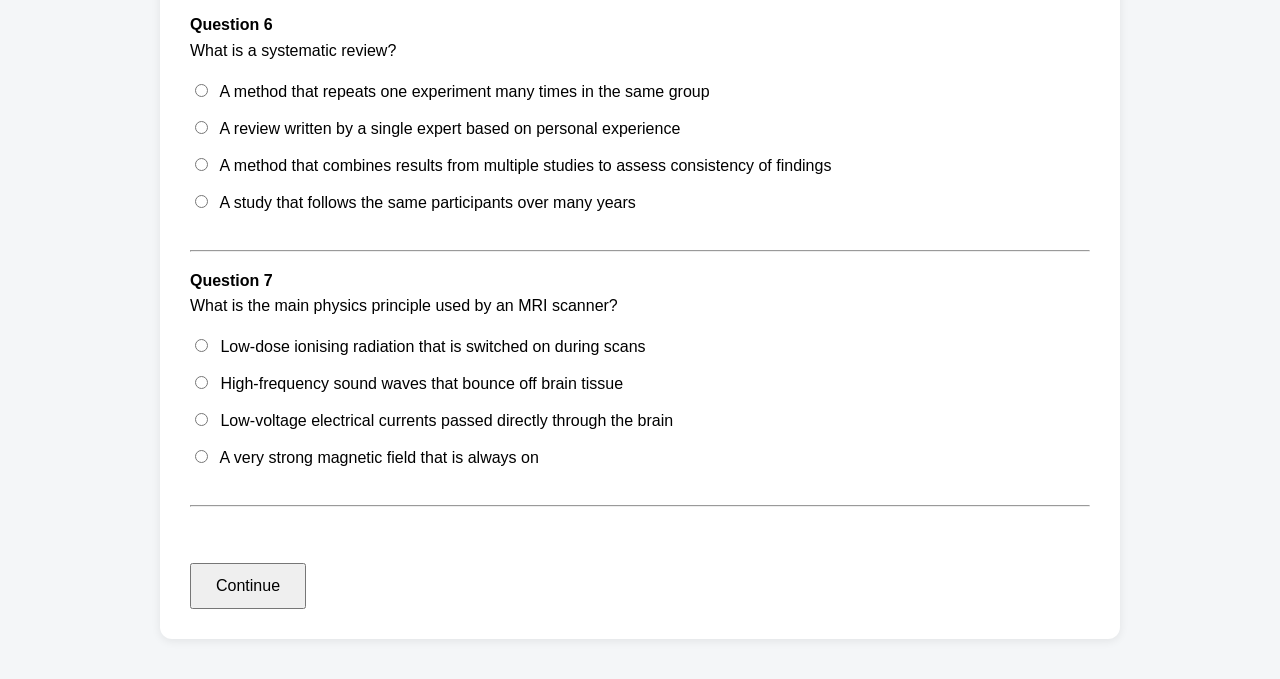
<file: page6_postmcq.html>
<!DOCTYPE html>
<html>
<head>
  <script src="demo-config.js"></script>
  <title>Post-game MRI and Research Knowledge Questions</title>
  <link rel="stylesheet" href="styles.css">
</head>
<body>

<div class="container">

<h1>Questions about MRI and Research</h1>

<p>Please answer the following multiple choice questions again after playing the game.</p>

<p>Do not worry if you do not know the answers - these questions are designed to be hard.</p>

<p>You may take as long as you like.</p>

<p>Please answer as best you can by yourself without looking up the answers or asking for help.</p>

<p>If you are not sure, please just take your best guess. You may also leave any question blank if you prefer.</p>


<div id="questionsContainer"></div>

<p id="error" style="color:red; min-height: 1.5em; margin-bottom: 16px;"></p>

<button onclick="continueNext()">Continue</button>

</div>

<script>
const POST_MCQS = [
  {
    id: "q1",
    question: "What is the main physics principle used by an MRI scanner?",
    options: [
      { id: "a", text: "A very strong magnetic field that is always on", correct: true },
      { id: "b", text: "Low-dose ionising radiation that is switched on during scans", correct: false },
      { id: "c", text: "High-frequency sound waves that bounce off brain tissue", correct: false },
      { id: "d", text: "Low-voltage electrical currents passed directly through the brain", correct: false }
    ]
  },
  {
    id: "q2",
    question: "How is contrast typically given in MRI studies when it is used?",
    options: [
      { id: "a", text: "Through a small tube placed in the hand or arm", correct: true },
      { id: "b", text: "As a gas that is breathed in through a mask", correct: false },
      { id: "c", text: "As a tablet taken orally before the scan", correct: false },
      { id: "d", text: "Through electrodes attached to the scalp", correct: false }
    ]
  },
  {
    id: "q3",
    question: "Why do studies with more participants generally produce more reliable results?",
    options: [
      { id: "a", text: "They reduce the chance that findings are due to random variation", correct: true },
      { id: "b", text: "They allow each participant to be scanned multiple times", correct: false },
      { id: "c", text: "They eliminate all measurement errors in MRI scanning", correct: false },
      { id: "d", text: "They help ensure all participants have similar brain structure", correct: false }
    ]
  },
  {
    id: "q4",
    question: "What is the purpose of “registration” in brain imaging analysis?",
    options: [
      { id: "a", text: "To align brain scans so the same regions can be compared across people", correct: true },
      { id: "b", text: "To record participants’ personal details before scanning", correct: false },
      { id: "c", text: "To increase the strength of the MRI signal", correct: false },
      { id: "d", text: "To remove noise by averaging multiple scans together", correct: false }
    ]
  },
  {
    id: "q5",
    question: "What does it mean if a research study is “peer-reviewed”?",
    options: [
      { id: "a", text: "It has been checked and evaluated by other experts in the field", correct: true },
      { id: "b", text: "It has been approved by participants who took part in the study", correct: false },
      { id: "c", text: "It has been shared widely on social media platforms", correct: false },
      { id: "d", text: "It has been automatically analysed by computer algorithms", correct: false }
    ]
  },
  {
    id: "q6",
    question: "What is a systematic review?",
    options: [
      { id: "a", text: "A method that combines results from multiple studies to assess consistency of findings", correct: true },
      { id: "b", text: "A study that follows the same participants over many years", correct: false },
      { id: "c", text: "A review written by a single expert based on personal experience", correct: false },
      { id: "d", text: "A method that repeats one experiment many times in the same group", correct: false }
    ]
  },
  {
    id: "q7",
    question: "What does “translational research” mean?",
    options: [
      { id: "a", text: "Turning scientific discoveries into treatments that can be used in patients", correct: true },
      { id: "b", text: "Translating research papers into different spoken languages", correct: false },
      { id: "c", text: "Converting MRI images into written clinical reports", correct: false },
      { id: "d", text: "Applying research findings within other laboratory settings", correct: false }
    ]
  }
];

function shuffleArray(array) {
  const arr = [...array];
  for (let i = arr.length - 1; i > 0; i--) {
    const j = Math.floor(Math.random() * (i + 1));
    [arr[i], arr[j]] = [arr[j], arr[i]];
  }
  return arr;
}

function getSession() {
  return JSON.parse(localStorage.getItem("session")) || {};
}

function saveSession(session) {
  localStorage.setItem("session", JSON.stringify(session));
}

function buildPostMcqDisplay() {
  let session = getSession();

  if (!session.post_mcq) {
    session.post_mcq = {};
  }

  if (!session.post_mcq.display_order) {
    const shuffledQuestions = shuffleArray(POST_MCQS).map(q => {
      const shuffledOptionIds = shuffleArray(q.options.map(opt => opt.id));
      return {
        question_id: q.id,
        option_order: shuffledOptionIds
      };
    });

    session.post_mcq.display_order = shuffledQuestions;
    saveSession(session);
  }

  const container = document.getElementById("questionsContainer");
  container.innerHTML = "";

  session.post_mcq.display_order.forEach((qDisplay, index) => {
    const fullQuestion = POST_MCQS.find(q => q.id === qDisplay.question_id);

    const block = document.createElement("div");
    block.style.marginBottom = "30px";

    const title = document.createElement("p");
    title.innerHTML = `<strong>Question ${index + 1}</strong><br>${fullQuestion.question}`;
    block.appendChild(title);

    qDisplay.option_order.forEach(optionId => {
      const opt = fullQuestion.options.find(o => o.id === optionId);

      const label = document.createElement("label");
      label.style.display = "block";
      label.style.marginBottom = "8px";

      const radio = document.createElement("input");
      radio.type = "radio";
      radio.name = fullQuestion.id;
      radio.value = opt.id;

      const currentSession = getSession();
      const existingAnswer = currentSession.post_mcq?.answers?.[fullQuestion.id]?.selected_option_id;
      if (existingAnswer === opt.id) {
        radio.checked = true;
      }

      label.appendChild(radio);
      label.appendChild(document.createTextNode(" " + opt.text));
      block.appendChild(label);
    });

    container.appendChild(block);
    container.appendChild(document.createElement("hr"));
  });
}

async function continueNext() {
  let session = getSession();

  if (!session.post_mcq) {
    session.post_mcq = {};
  }

  const answers = {};
  let totalCorrect = 0;

  POST_MCQS.forEach(q => {
    const selected = document.querySelector(`input[name="${q.id}"]:checked`);

    if (!selected) {
      answers[q.id] = {
        answered: false,
        selected_option_id: null,
        correct: null
      };
      return;
    }

    const selectedOptionId = selected.value;
    const selectedOption = q.options.find(opt => opt.id === selectedOptionId);
    const isCorrect = selectedOption ? selectedOption.correct : false;

    if (isCorrect) {
      totalCorrect += 1;
    }

    answers[q.id] = {
      answered: true,
      selected_option_id: selectedOptionId,
      correct: isCorrect
    };
  });

  session.participant_id = localStorage.getItem("participant_id");
  session.study_status = "post_mcq_complete";

  session.post_mcq = {
    ...(session.post_mcq || {}),
    answers: answers,
    total_correct: totalCorrect,
    completed_at: new Date().toISOString()
  };

  saveSession(session);

    try {
      if (!DEMO_MODE) {
        await fetch("/save", {
          method: "POST",
          headers: {
            "Content-Type": "application/json"
          },
          body: JSON.stringify(session)
        });
      } else {
        console.log("Demo mode: post-mcq step not saved.");
      }
    } catch (error) {
      console.error("Failed to save post-mcq ID step:", error);
    }

  window.location.href = "page7_post_questionnaire.html";
}

buildPostMcqDisplay();
</script>

</body>
</html>
</file>
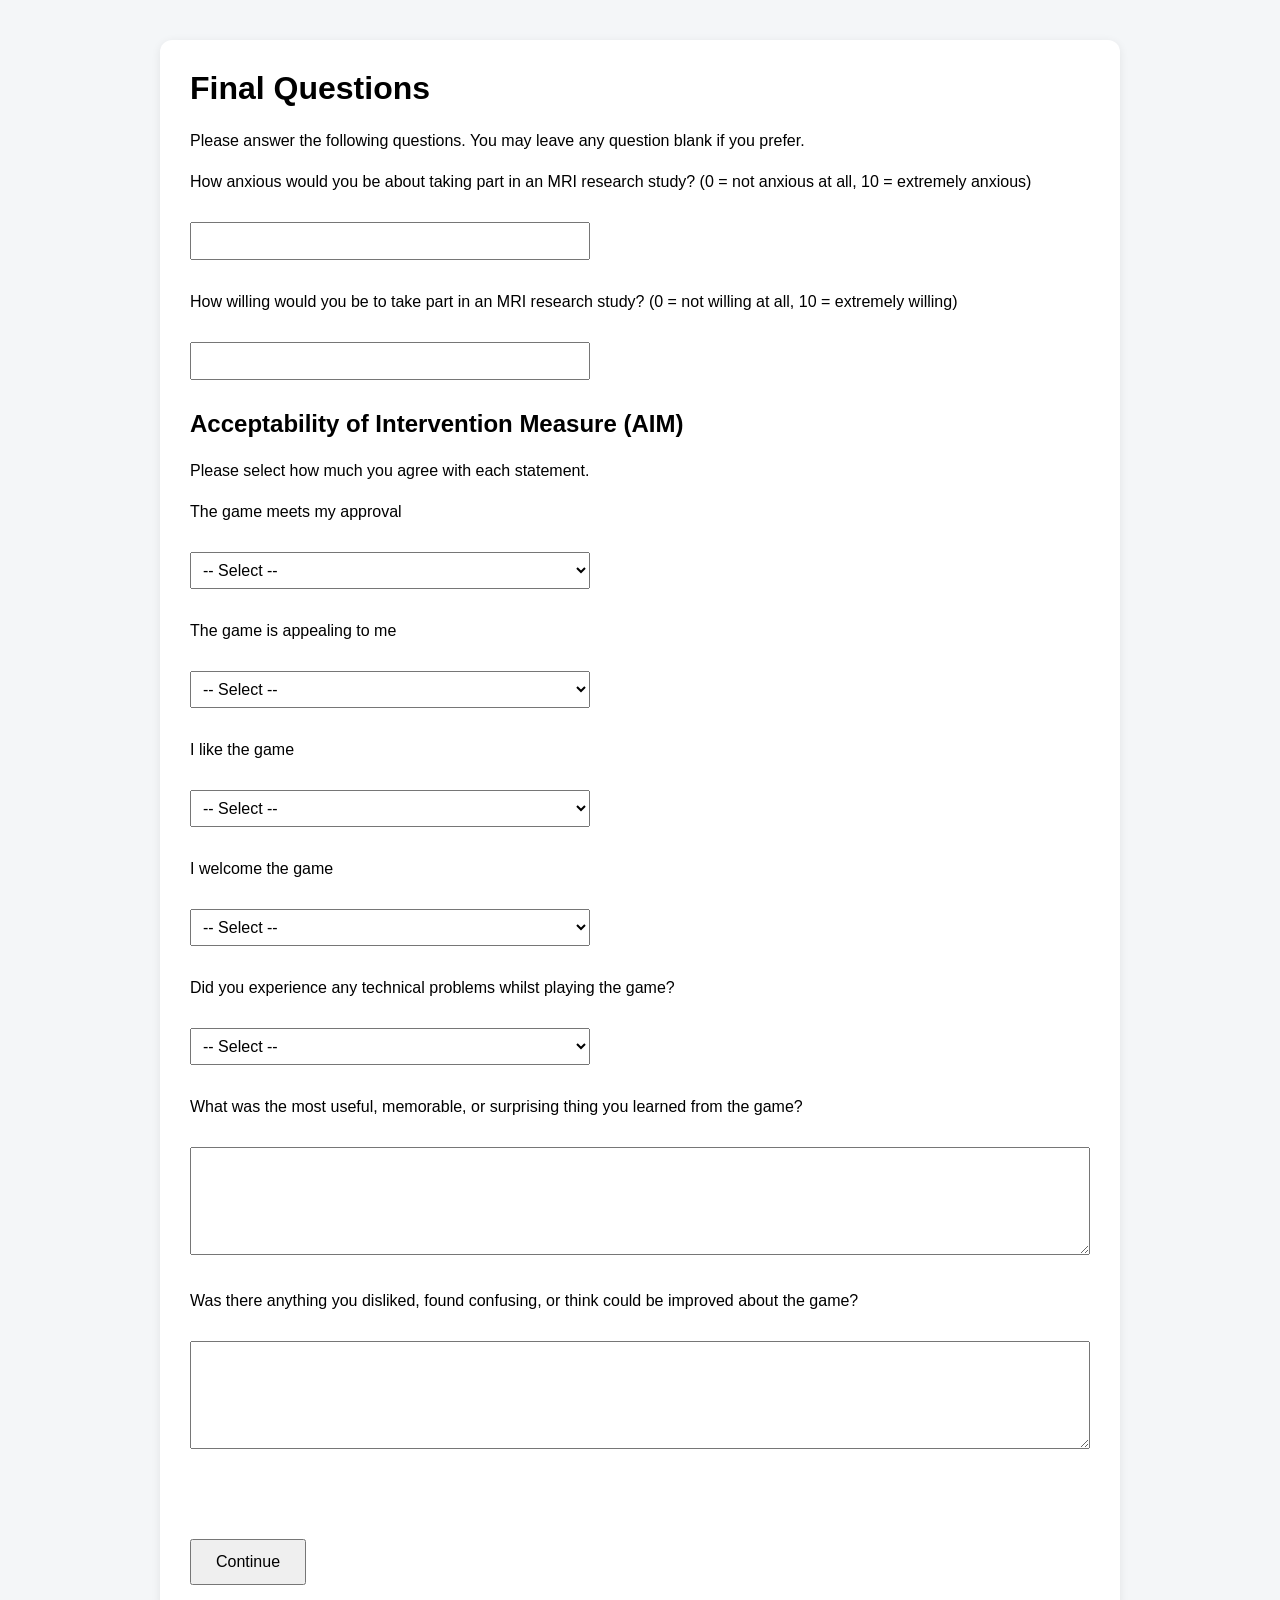
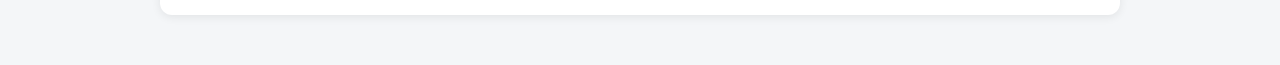
<file: page7_post_questionnaire.html>
<!DOCTYPE html>
<html>
<head>
  <script src="demo-config.js"></script>
  <title>Post-game Questions</title>
  <link rel="stylesheet" href="styles.css">
</head>
<body>

<div class="container">

<h1>Final Questions</h1>

<p>Please answer the following questions. You may leave any question blank if you prefer.</p>

<label for="mri_anxiety_post">
  How anxious would you be about taking part in an MRI research study? (0 = not anxious at all, 10 = extremely anxious)
</label><br>
<input id="mri_anxiety_post" type="number" min="0" max="10" step="1"><br><br>

<label for="mri_willingness_post">
  How willing would you be to take part in an MRI research study? (0 = not willing at all, 10 = extremely willing)
</label><br>
<input id="mri_willingness_post" type="number" min="0" max="10" step="1"><br><br>

<h2>Acceptability of Intervention Measure (AIM)</h2>
<p>Please select how much you agree with each statement.</p>

<label for="aim_1">The game meets my approval</label><br>
<select id="aim_1">
  <option value="">-- Select --</option>
  <option value="completely_disagree">Completely disagree</option>
  <option value="disagree">Disagree</option>
  <option value="neither_agree_nor_disagree">Neither agree nor disagree</option>
  <option value="agree">Agree</option>
  <option value="completely_agree">Completely agree</option>
</select><br><br>

<label for="aim_2">The game is appealing to me</label><br>
<select id="aim_2">
  <option value="">-- Select --</option>
  <option value="completely_disagree">Completely disagree</option>
  <option value="disagree">Disagree</option>
  <option value="neither_agree_nor_disagree">Neither agree nor disagree</option>
  <option value="agree">Agree</option>
  <option value="completely_agree">Completely agree</option>
</select><br><br>

<label for="aim_3">I like the game</label><br>
<select id="aim_3">
  <option value="">-- Select --</option>
  <option value="completely_disagree">Completely disagree</option>
  <option value="disagree">Disagree</option>
  <option value="neither_agree_nor_disagree">Neither agree nor disagree</option>
  <option value="agree">Agree</option>
  <option value="completely_agree">Completely agree</option>
</select><br><br>

<label for="aim_4">I welcome the game</label><br>
<select id="aim_4">
  <option value="">-- Select --</option>
  <option value="completely_disagree">Completely disagree</option>
  <option value="disagree">Disagree</option>
  <option value="neither_agree_nor_disagree">Neither agree nor disagree</option>
  <option value="agree">Agree</option>
  <option value="completely_agree">Completely agree</option>
</select><br><br>

<label for="technical_issues">
  Did you experience any technical problems whilst playing the game?
</label><br>
<select id="technical_issues" onchange="toggleTechnicalIssuesText()">
  <option value="">-- Select --</option>
  <option value="no">No</option>
  <option value="minor_problems">Yes, minor problems</option>
  <option value="major_problems">Yes, major problems</option>
</select><br><br>

<div id="technicalIssuesTextContainer" style="display:none;">
  <label for="technical_issues_text">
    If yes, please briefly describe the issue.
  </label><br>
  <textarea id="technical_issues_text" rows="4" cols="60"></textarea><br><br>
</div>

<label for="most_useful_learning">
  What was the most useful, memorable, or surprising thing you learned from the game?
</label><br>
<textarea id="most_useful_learning" rows="5" cols="70"></textarea><br><br>

<label for="improvements">
  Was there anything you disliked, found confusing, or think could be improved about the game?
</label><br>
<textarea id="improvements" rows="5" cols="70"></textarea><br><br>

<p id="error" style="color:red; min-height: 1.5em; margin-bottom: 16px;"></p>

<button onclick="continueNext()">Continue</button>

</div>

<script>
function toggleTechnicalIssuesText() {
  const technicalIssuesValue = document.getElementById("technical_issues").value;
  const container = document.getElementById("technicalIssuesTextContainer");

  if (technicalIssuesValue === "minor_problems" || technicalIssuesValue === "major_problems") {
    container.style.display = "block";
  } else {
    container.style.display = "none";
  }
}

async function continueNext() {
  const anxietyValue = document.getElementById("mri_anxiety_post").value.trim();
  const willingnessValue = document.getElementById("mri_willingness_post").value.trim();

  const aim1 = document.getElementById("aim_1").value;
  const aim2 = document.getElementById("aim_2").value;
  const aim3 = document.getElementById("aim_3").value;
  const aim4 = document.getElementById("aim_4").value;

  const technicalIssuesValue = document.getElementById("technical_issues").value;
  const technicalIssuesText = document.getElementById("technical_issues_text").value.trim();
  const mostUsefulLearning = document.getElementById("most_useful_learning").value.trim();
  const improvements = document.getElementById("improvements").value.trim();

  document.getElementById("error").textContent = "";

  if (anxietyValue !== "") {
    const anxietyNum = Number(anxietyValue);
    if (!Number.isInteger(anxietyNum) || anxietyNum < 0 || anxietyNum > 10) {
      document.getElementById("error").textContent =
        "Anxiety rating must be a whole number from 0 to 10.";
      return;
    }
  }

  if (willingnessValue !== "") {
    const willingnessNum = Number(willingnessValue);
    if (!Number.isInteger(willingnessNum) || willingnessNum < 0 || willingnessNum > 10) {
      document.getElementById("error").textContent =
        "Willingness rating must be a whole number from 0 to 10.";
      return;
    }
  }

  let session = JSON.parse(localStorage.getItem("session")) || {};

  if (!session.session_uuid) {
    session.session_uuid = crypto.randomUUID();
  }

  session.participant_id = localStorage.getItem("participant_id");
  session.study_status = "finished";

  session.post_questionnaire = {
    mri_anxiety_post: anxietyValue === "" ? null : Number(anxietyValue),
    mri_willingness_post: willingnessValue === "" ? null : Number(willingnessValue),
    aim: {
      aim_1: aim1 === "" ? null : aim1,
      aim_2: aim2 === "" ? null : aim2,
      aim_3: aim3 === "" ? null : aim3,
      aim_4: aim4 === "" ? null : aim4
    },
    technical_issues: technicalIssuesValue === "" ? null : technicalIssuesValue,
    technical_issues_text: technicalIssuesText === "" ? null : technicalIssuesText,
    most_useful_learning: mostUsefulLearning === "" ? null : mostUsefulLearning,
    improvements: improvements === "" ? null : improvements,
    completed_at: new Date().toISOString()
  };

  localStorage.setItem("session", JSON.stringify(session));

    try {
      if (!DEMO_MODE) {
        await fetch("/save", {
          method: "POST",
          headers: {
            "Content-Type": "application/json"
          },
          body: JSON.stringify(session)
        });
      } else {
        console.log("Demo mode: post_quest_inc_AIM step not saved.");
      }
    } catch (error) {
      console.error("Failed to save post_quest_inc_AIM step:", error);
    }
  window.location.href = "page8_thankyou.html";
}
</script>

</body>
</html>
</file>
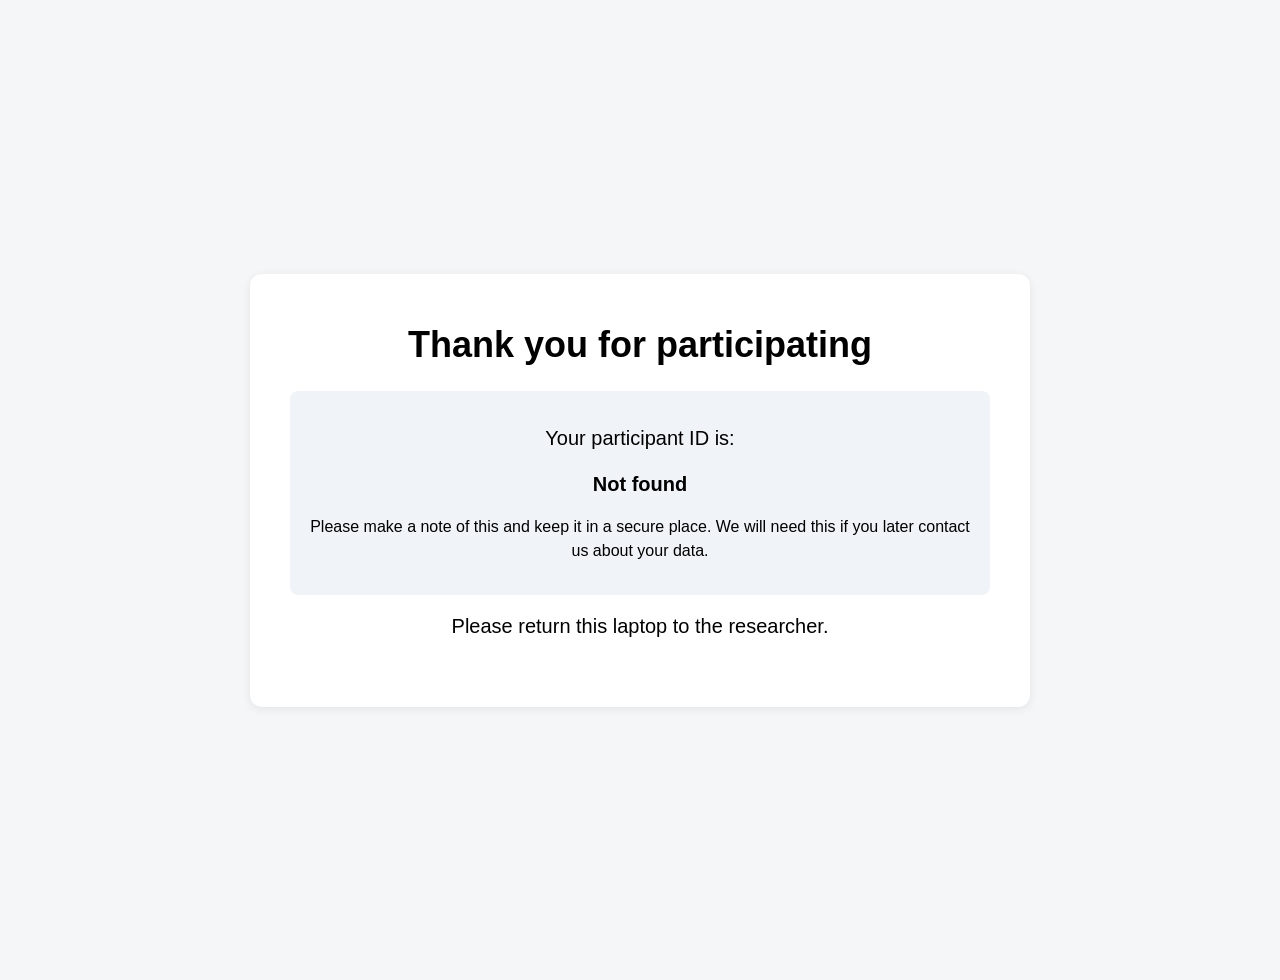
<file: page8_thankyou.html>
<!DOCTYPE html>
<html>
<head>
  <script src="demo-config.js"></script>
  <title>Thank You</title>
  <link rel="stylesheet" href="styles.css">
  <style>
    .centered-page {
      min-height: 100vh;
      display: flex;
      justify-content: center;
      align-items: center;
      padding: 20px;
      box-sizing: border-box;
    }

    .thankyou-container {
      text-align: center;
      max-width: 700px;
      padding: 50px 40px;
    }

    .thankyou-container h1 {
      font-size: 36px;
      margin-bottom: 25px;
    }

    .thankyou-container p {
      font-size: 20px;
      margin: 16px 0;
      line-height: 1.5;
    }

    .participant-id-box {
      margin-top: 25px;
      padding: 16px;
      background: #f0f4f8;
      border-radius: 8px;
      font-size: 18px;
    }

    .participant-id-value {
      font-weight: bold;
      font-size: 22px;
      margin-top: 8px;
    }
  </style>
</head>
<body>

<div class="centered-page">
  <div class="container thankyou-container">
    <h1>Thank you for participating</h1>

    <div class="participant-id-box">
      <p>Your participant ID is:</p>
      <p id="participantIdDisplay" class="participant-id-value">----</p>
      <p style="font-size:16px; margin-top:10px;">
        Please make a note of this and keep it in a secure place. We will need this if you later contact us about your data.
      </p>
    </div>

    <p>Please return this laptop to the researcher.</p>
  </div>
</div>

<script>
  const participantId = localStorage.getItem("participant_id");

  if (participantId) {
    document.getElementById("participantIdDisplay").innerText = participantId;
  } else {
    document.getElementById("participantIdDisplay").innerText = "Not found";
  }
</script>

</body>
</html>
</file>
<file: styles.css>
body {
  font-family: Arial, sans-serif;
  background: #F4F6F8;
  margin: 0;
  padding: 40px 20px;
  display: flex;
  justify-content: center;
}

.container {
  background: white;
  max-width: 900px;
  width: 100%;
  padding: 30px;
  border-radius: 12px;
  box-shadow: 0 2px 10px rgba(0, 0, 0, 0.08);
}

h1, h2 {
  margin-top: 0;
}

p {
  line-height: 1.6;
}

label {
  display: block;
  line-height: 1.5;
  margin-bottom: 6px;
}

button {
  padding: 12px 24px;
  font-size: 16px;
  cursor: pointer;
}

input,
select {
  padding: 8px;
  font-size: 16px;
  margin-top: 4px;
  margin-bottom: 12px;
  width: 100%;
  max-width: 400px;
  box-sizing: border-box;
}

textarea {
  padding: 8px;
  font-size: 16px;
  margin-top: 4px;
  margin-bottom: 12px;
  width: 100%;
  max-width: 100%;
  box-sizing: border-box;
  resize: vertical;
}

#error {
  color: red;
  min-height: 1.5em;
  margin-bottom: 16px;
}

input[type="radio"],
input[type="checkbox"] {
  width: auto;
  max-width: none;
  margin-right: 8px;
}
</file>
